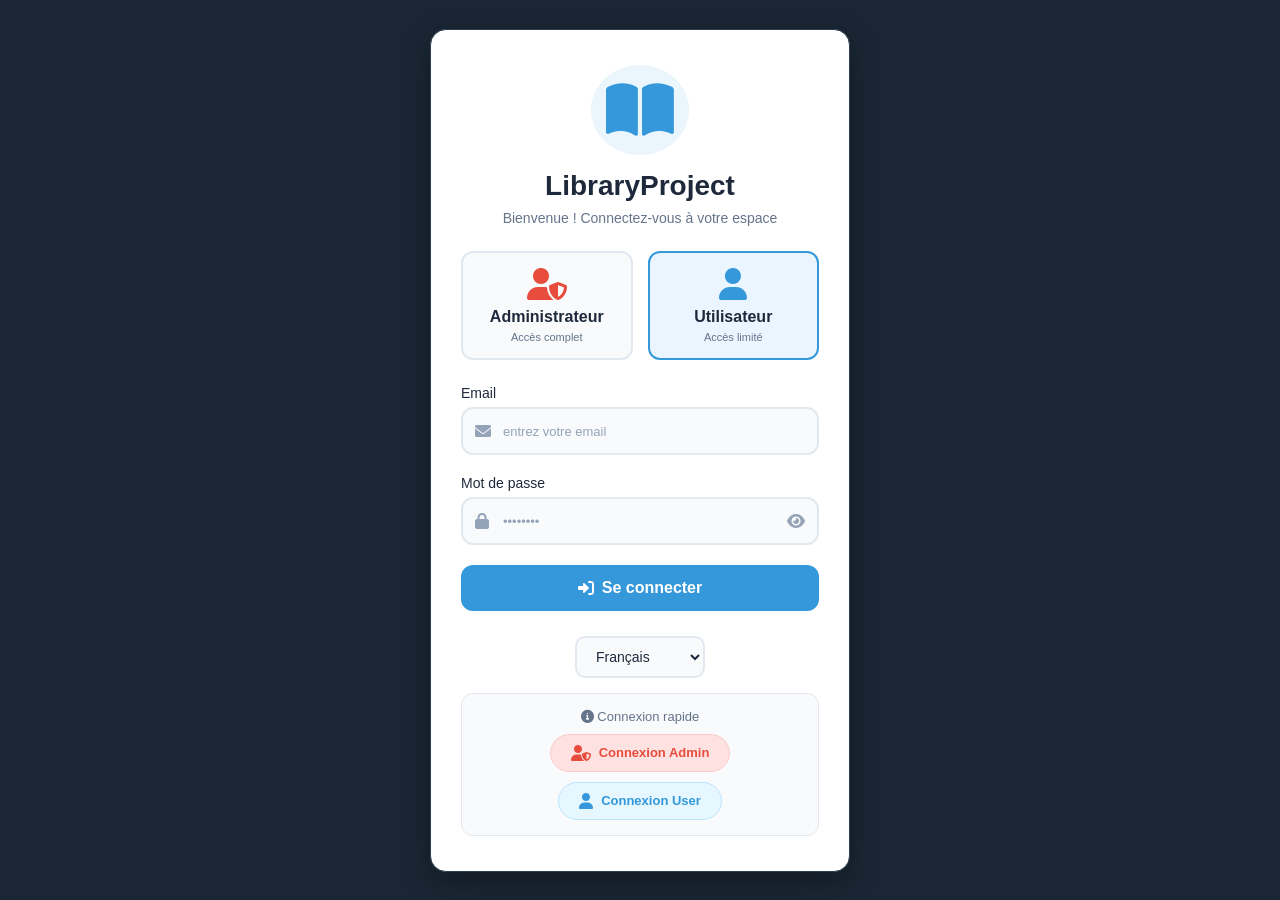
<file: index.html>
<!DOCTYPE html>
<html lang="fr">
<head>
    <meta charset="UTF-8">
    <meta name="viewport" content="width=device-width, initial-scale=1.0">
    <title>LibraryProject - Connexion</title>
    <!-- Font Awesome -->
    <link rel="stylesheet" href="https://cdnjs.cloudflare.com/ajax/libs/font-awesome/6.0.0/css/all.min.css">
    
    <style>
        * {
            margin: 0;
            padding: 0;
            box-sizing: border-box;
        }

        body {
            font-family: 'Segoe UI', Tahoma, Geneva, Verdana, sans-serif;
            background: #1a2634;
            height: 100vh;
            display: flex;
            justify-content: center;
            align-items: center;
            margin: 0;
            padding: 0;
        }

        .login-card {
            background: white;
            max-width: 420px;
            width: 90%;
            padding: 35px 30px;
            border-radius: 16px;
            box-shadow: 0 10px 30px rgba(0, 0, 0, 0.3);
            border: 1px solid #2c3e50;
            animation: fadeIn 0.4s ease;
        }

        @keyframes fadeIn {
            from {
                opacity: 0;
                transform: translateY(-20px);
            }
            to {
                opacity: 1;
                transform: translateY(0);
            }
        }

        .login-header {
            text-align: center;
            margin-bottom: 25px;
        }

        .login-icon {
            font-size: 60px;
            color: #3498db;
            margin-bottom: 15px;
            background: rgba(52, 152, 219, 0.1);
            padding: 15px;
            border-radius: 50%;
            display: inline-block;
        }

        .login-header h1 {
            color: #1e293b;
            margin-bottom: 8px;
            font-size: 28px;
            font-weight: 600;
        }

        .login-header p {
            color: #64748b;
            font-size: 14px;
        }

        .role-selector {
            display: flex;
            gap: 15px;
            margin-bottom: 25px;
            justify-content: center;
        }

        .role-option {
            flex: 1;
            text-align: center;
            padding: 15px;
            border: 2px solid #e2e8f0;
            border-radius: 12px;
            cursor: pointer;
            transition: all 0.3s;
            background: #f8fafc;
        }

        .role-option:hover {
            border-color: #3498db;
            transform: translateY(-2px);
        }

        .role-option.selected {
            border-color: #3498db;
            background: #ebf5ff;
        }

        .role-option.admin i {
            color: #e74c3c;
        }

        .role-option.user i {
            color: #3498db;
        }

        .role-option i {
            font-size: 32px;
            margin-bottom: 8px;
            display: block;
        }

        .role-option span {
            font-weight: 600;
            color: #1e293b;
        }

        .role-option small {
            display: block;
            color: #64748b;
            font-size: 11px;
            margin-top: 5px;
        }

        .form-group {
            margin-bottom: 20px;
        }

        .form-group label {
            display: block;
            margin-bottom: 6px;
            color: #1e293b;
            font-weight: 500;
            font-size: 14px;
        }

        .input-group {
            position: relative;
            display: flex;
            align-items: center;
        }

        .input-group i:first-child {
            position: absolute;
            left: 14px;
            color: #94a3b8;
            font-size: 16px;
            z-index: 1;
        }

        .input-group input {
            width: 100%;
            padding: 14px 40px;
            border: 2px solid #e2e8f0;
            border-radius: 12px;
            font-size: 14px;
            transition: all 0.3s;
            background: #f8fafc;
        }

        .input-group input:focus {
            outline: none;
            border-color: #3498db;
            background: white;
            box-shadow: 0 0 0 4px rgba(52, 152, 219, 0.1);
        }

        .input-group input::placeholder {
            color: #94a3b8;
            font-size: 13px;
        }

        .toggle-password {
            position: absolute;
            right: 14px;
            cursor: pointer;
            color: #94a3b8;
            font-size: 16px;
            z-index: 1;
            transition: color 0.3s;
        }

        .toggle-password:hover {
            color: #3498db;
        }

        .btn-login {
            width: 100%;
            padding: 14px 20px;
            background: #3498db;
            color: white;
            border: none;
            border-radius: 12px;
            font-size: 16px;
            font-weight: 600;
            cursor: pointer;
            display: flex;
            align-items: center;
            justify-content: center;
            gap: 8px;
            transition: all 0.3s;
            margin-top: 10px;
        }

        .btn-login:hover {
            background: #2980b9;
            transform: translateY(-2px);
            box-shadow: 0 5px 15px rgba(52, 152, 219, 0.3);
        }

        .login-footer {
            margin-top: 25px;
            text-align: center;
        }

        .language-selector {
            margin-bottom: 15px;
        }

        .language-selector select {
            padding: 10px 15px;
            border: 2px solid #e2e8f0;
            border-radius: 10px;
            background: #f8fafc;
            cursor: pointer;
            outline: none;
            font-size: 14px;
            color: #1e293b;
            min-width: 130px;
        }

        .language-selector select:focus {
            border-color: #3498db;
        }

        .demo-accounts {
            background: #f8fafc;
            border-radius: 12px;
            padding: 15px;
            border: 1px solid #e2e8f0;
        }

        .demo-accounts p {
            color: #64748b;
            margin-bottom: 10px;
            font-size: 13px;
            font-weight: 500;
        }

        .demo-badges {
            display: flex;
            gap: 10px;
            justify-content: center;
            flex-wrap: wrap;
        }

        .demo-badge {
            padding: 10px 20px;
            border-radius: 30px;
            font-size: 13px;
            font-weight: 600;
            display: flex;
            align-items: center;
            gap: 8px;
            cursor: pointer;
            transition: all 0.3s;
        }

        .demo-badge.admin {
            background: #fee2e2;
            color: #e74c3c;
            border: 1px solid #fecaca;
        }

        .demo-badge.admin:hover {
            background: #e74c3c;
            color: white;
            transform: translateY(-2px);
        }

        .demo-badge.user {
            background: #e6f7ff;
            color: #3498db;
            border: 1px solid #bae7ff;
        }

        .demo-badge.user:hover {
            background: #3498db;
            color: white;
            transform: translateY(-2px);
        }

        .demo-badge i {
            font-size: 16px;
        }

        .alert {
            padding: 12px 15px;
            border-radius: 12px;
            margin-bottom: 20px;
            text-align: center;
            display: none;
            font-size: 13px;
            font-weight: 500;
        }

        .alert.error {
            background: #fee2e2;
            color: #dc2626;
            border: 1px solid #fecaca;
        }

        .alert.success {
            background: #dcfce7;
            color: #16a34a;
            border: 1px solid #bbf7d0;
        }
    </style>
</head>
<body>
    <div class="login-card">
        <div class="login-header">
            <i class="fas fa-book-open login-icon"></i>
            <h1>LibraryProject</h1>
            <p>Bienvenue ! Connectez-vous à votre espace</p>
        </div>

        <div id="error" class="alert error"></div>
        <div id="success" class="alert success"></div>

        <div class="role-selector">
            <div class="role-option admin" id="roleAdmin" onclick="selectRole('admin')">
                <i class="fas fa-user-shield"></i>
                <span>Administrateur</span>
                <small>Accès complet</small>
            </div>
            <div class="role-option user selected" id="roleUser" onclick="selectRole('user')">
                <i class="fas fa-user"></i>
                <span>Utilisateur</span>
                <small>Accès limité</small>
            </div>
        </div>

        <form id="loginForm" autocomplete="off">
            <div class="form-group">
                <label for="email">Email</label>
                <div class="input-group">
                    <i class="fas fa-envelope"></i>
                    <input type="email" id="email" placeholder="entrez votre email" required autocomplete="off">
                </div>
            </div>
            <div class="form-group">
                <label for="password">Mot de passe</label>
                <div class="input-group">
                    <i class="fas fa-lock"></i>
                    <input type="password" id="password" placeholder="••••••••" required autocomplete="off">
                    <i class="fas fa-eye toggle-password" id="togglePassword"></i>
                </div>
            </div>
            <button type="submit" class="btn-login">
                <i class="fas fa-sign-in-alt"></i> <span>Se connecter</span>
            </button>
        </form>

        <div class="login-footer">
            <div class="language-selector">
                <select id="langSelect">
                    <option value="fr">Français</option>
                    <option value="en">English</option>
                    <option value="ar">العربية</option>
                </select>
            </div>
            <div class="demo-accounts">
                <p><i class="fas fa-info-circle"></i> Cliquez pour vous connecter</p>
                <div class="demo-badges">
                    <div class="demo-badge admin" onclick="loginAs('admin')">
                        <i class="fas fa-user-shield"></i> Connexion Admin
                    </div>
                    <div class="demo-badge user" onclick="loginAs('user')">
                        <i class="fas fa-user"></i> Connexion User
                    </div>
                </div>
            </div>
        </div>
    </div>

    <script>
        let selectedRole = 'user';

        function selectRole(role) {
            selectedRole = role;
            document.getElementById('roleAdmin').classList.remove('selected');
            document.getElementById('roleUser').classList.remove('selected');
            if (role === 'admin') {
                document.getElementById('roleAdmin').classList.add('selected');
                document.getElementById('email').placeholder = 'admin@demo.com';
            } else {
                document.getElementById('roleUser').classList.add('selected');
                document.getElementById('email').placeholder = 'user@demo.com';
            }
        }

        function loginAs(role) {
            let email, password;
            if (role === 'admin') {
                email = 'admin@demo.com';
                password = 'admin123';
                selectedRole = 'admin';
            } else {
                email = 'user@demo.com';
                password = 'user123';
                selectedRole = 'user';
            }
            selectRole(role);
            document.getElementById('email').value = email;
            document.getElementById('password').value = password;
            performLogin(email, password, role);
        }

        function performLogin(email, password, role) {
            const errorDiv = document.getElementById('error');
            const successDiv = document.getElementById('success');
            errorDiv.style.display = 'none';
            successDiv.style.display = 'none';
            
            const name = email.split('@')[0] || 'Utilisateur';
            const session = {
                id: Date.now().toString(),
                email: email,
                name: name,
                role: role,
                avatar: `https://ui-avatars.com/api/?name=${encodeURIComponent(name)}&background=${role === 'admin' ? 'e74c3c' : '3498db'}&color=fff&size=100`,
                loginTime: new Date().toISOString()
            };
            
            localStorage.setItem('currentUser', JSON.stringify(session));
            successDiv.textContent = 'Connexion réussie ! Redirection...';
            successDiv.style.display = 'block';
            setTimeout(() => window.location.href = 'dashboard.html', 1000);
        }

        document.getElementById('togglePassword').addEventListener('click', function() {
            const password = document.getElementById('password');
            password.type = password.type === 'password' ? 'text' : 'password';
            this.classList.toggle('fa-eye');
            this.classList.toggle('fa-eye-slash');
        });

        const translations = {
            fr: { title: 'LibraryProject', welcome: 'Bienvenue ! Connectez-vous à votre espace', email: 'Email', password: 'Mot de passe', login: 'Se connecter', admin: 'Administrateur', user: 'Utilisateur', adminDesc: 'Accès complet', userDesc: 'Accès limité', demoTitle: 'Connexion rapide' },
            en: { title: 'LibraryProject', welcome: 'Welcome! Login to your space', email: 'Email', password: 'Password', login: 'Sign in', admin: 'Administrator', user: 'User', adminDesc: 'Full access', userDesc: 'Limited access', demoTitle: 'Quick login' },
            ar: { title: 'مكتبتي', welcome: 'مرحباً! سجل الدخول إلى مساحتك', email: 'البريد الإلكتروني', password: 'كلمة المرور', login: 'تسجيل الدخول', admin: 'مدير', user: 'مستخدم', adminDesc: 'وصول كامل', userDesc: 'وصول محدود', demoTitle: 'دخول سريع' }
        };

        function changeLanguage(lang) {
            localStorage.setItem('language', lang);
            document.documentElement.setAttribute('dir', lang === 'ar' ? 'rtl' : 'ltr');
            document.querySelector('.login-header h1').textContent = translations[lang].title;
            document.querySelector('.login-header p').textContent = translations[lang].welcome;
            document.querySelector('label[for="email"]').textContent = translations[lang].email;
            document.querySelector('label[for="password"]').textContent = translations[lang].password;
            document.querySelector('.btn-login span').textContent = translations[lang].login;
            document.querySelector('.role-option.admin span').textContent = translations[lang].admin;
            document.querySelector('.role-option.user span').textContent = translations[lang].user;
            document.querySelector('.role-option.admin small').textContent = translations[lang].adminDesc;
            document.querySelector('.role-option.user small').textContent = translations[lang].userDesc;
            document.querySelector('.demo-accounts p').innerHTML = `<i class="fas fa-info-circle"></i> ${translations[lang].demoTitle}`;
        }

        const langSelect = document.getElementById('langSelect');
        const savedLang = localStorage.getItem('language') || 'fr';
        langSelect.value = savedLang;
        changeLanguage(savedLang);
        langSelect.addEventListener('change', (e) => changeLanguage(e.target.value));

        document.getElementById('loginForm').addEventListener('submit', function(e) {
            e.preventDefault();
            const email = document.getElementById('email').value.trim();
            const password = document.getElementById('password').value.trim();
            if (!email || !password) {
                document.getElementById('error').textContent = 'Veuillez remplir tous les champs';
                document.getElementById('error').style.display = 'block';
                return;
            }
            performLogin(email, password, selectedRole);
        });
    </script>
</body>
</html>
</file>
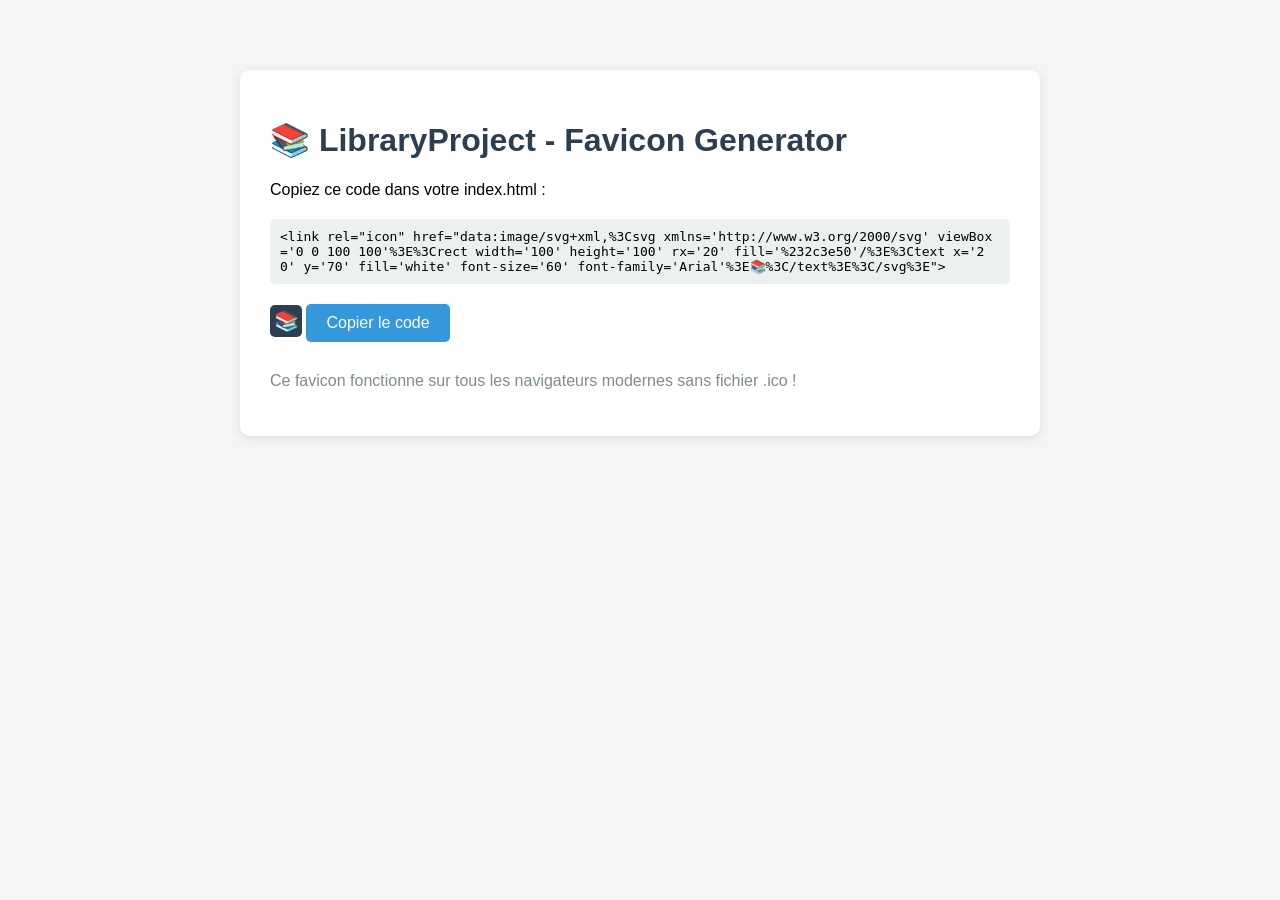
<file: generate-favicon.html>
<!DOCTYPE html>
<html>
<head>
    <title>Générer Favicon</title>
    <style>
        body {
            font-family: Arial, sans-serif;
            max-width: 800px;
            margin: 50px auto;
            padding: 20px;
            background: #f5f5f5;
        }
        .container {
            background: white;
            padding: 30px;
            border-radius: 10px;
            box-shadow: 0 2px 10px rgba(0,0,0,0.1);
        }
        h1 { color: #2c3e50; }
        code {
            background: #ecf0f1;
            padding: 10px;
            display: block;
            border-radius: 5px;
            margin: 20px 0;
            word-break: break-all;
        }
        button {
            background: #3498db;
            color: white;
            border: none;
            padding: 10px 20px;
            border-radius: 5px;
            cursor: pointer;
            font-size: 16px;
        }
        button:hover {
            background: #2980b9;
        }
        .preview {
            width: 32px;
            height: 32px;
            background: #2c3e50;
            color: white;
            display: inline-flex;
            align-items: center;
            justify-content: center;
            font-size: 20px;
            border-radius: 5px;
        }
    </style>
</head>
<body>
    <div class="container">
        <h1>📚 LibraryProject - Favicon Generator</h1>
        <p>Copiez ce code dans votre index.html :</p>
        
        <code id="faviconCode">
&lt;link rel="icon" href="data:image/svg+xml,%3Csvg xmlns='http://www.w3.org/2000/svg' viewBox='0 0 100 100'%3E%3Crect width='100' height='100' rx='20' fill='%232c3e50'/%3E%3Ctext x='20' y='70' fill='white' font-size='60' font-family='Arial'%3E📚%3C/text%3E%3C/svg%3E"&gt;
        </code>
        
        <div class="preview">📚</div>
        
        <button onclick="copyFaviconCode()">Copier le code</button>
        
        <p style="margin-top: 30px; color: #7f8c8d;">
            Ce favicon fonctionne sur tous les navigateurs modernes sans fichier .ico !
        </p>
    </div>
    
    <script>
        function copyFaviconCode() {
            const code = document.getElementById('faviconCode').innerText;
            navigator.clipboard.writeText(code).then(() => {
                alert('Code copié ! Collez-le dans votre index.html');
            });
        }
    </script>
</body>
</html>
</file>
